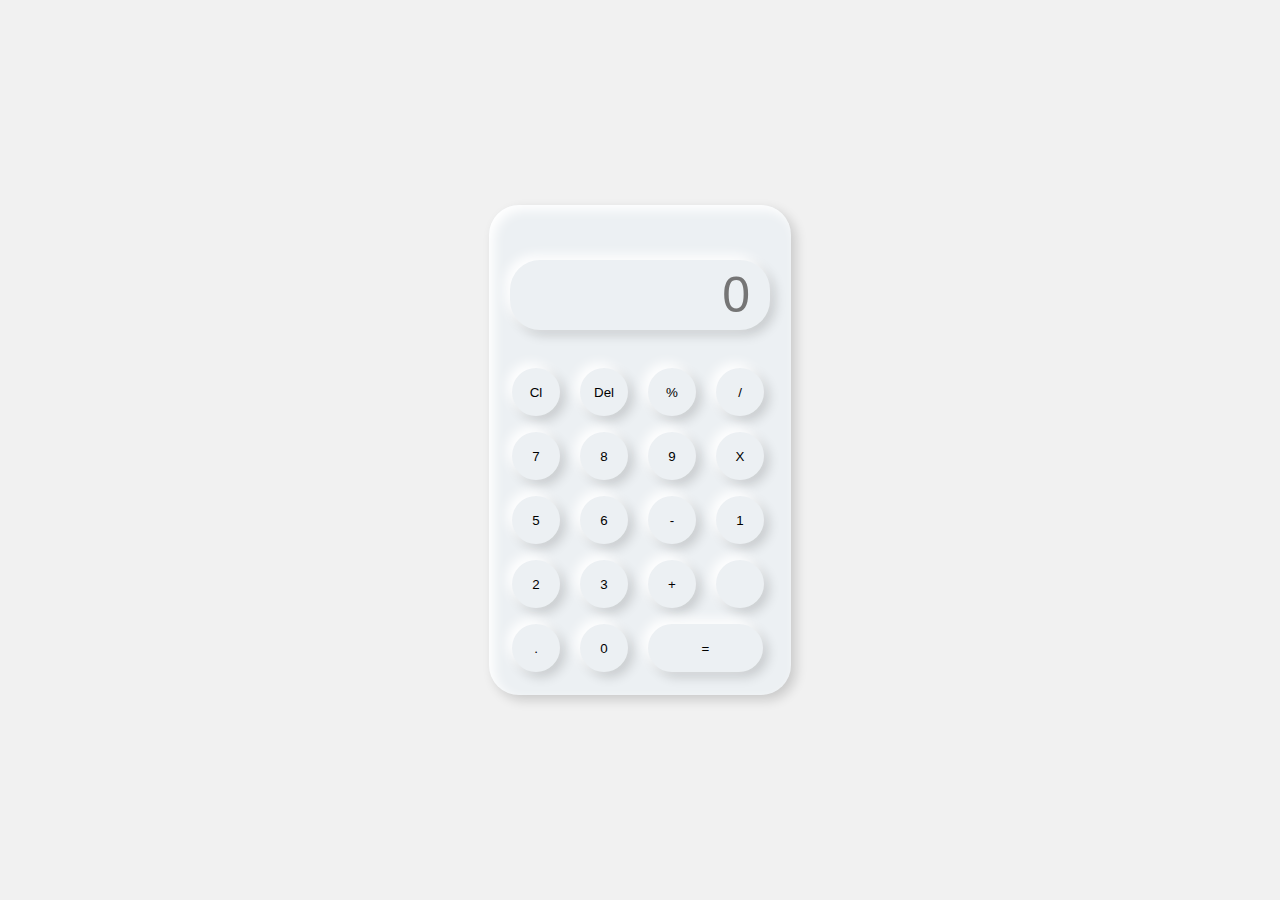
<file: index.html>
<!DOCTYPE html>
<html lang="en">
<head>
    <meta charset="UTF-8">
    <meta http-equiv="X-UA-Compatible" content="IE=edge">
    <meta name="viewport" content="width=device-width, initial-scale=1.0">
    <title>Calculator</title>
    <link rel="stylesheet" href="style.css">
</head>

<body>
    <div class="container">
        <div class="calculator">
            <input type="text" placeholder="0" id="output-screen">
            <button onclick="Clear()">Cl</button>
            <button onclick="del()">Del</button>
            <button onclick="display('%')" id="special">%</button>
            <button onclick="display('/')" id="special">/</button>
            <button onclick="display('7')">7</button>
            <button onclick="display('8')">8</button>
            <button onclick="display('9')">9</button>
            <button onclick="display('*')" id="special">X</button>
            <button onclick="display('5')">5</button>
            <button onclick="display('6')">6</button>
            <button onclick="display('-')" id="special">-</button>
            <button onclick="display('1')">1</button>
            <button onclick="display('2')">2</button>
            <button onclick="display('3')">3</button>
            <button onclick="display('+')" id="special">+</button>
            <button onclick="display()"></button>
            <button onclick="display('.')" >.</button>
            <button onclick="display('0')">0</button>
            <button onclick="Calculate()" class="equal">=</button>
        </div>
    </div>

    <script>
        let outputScreen = document.getElementById("output-screen");

        function display(num){
            outputScreen.value += num;
        }
        function Calculate(){
            try{
                outputScreen.value = eval(outputScreen.value)
            }
            catch(err){
                alert("Invalid")
            }
        }
        function Clear(){
            outputScreen.value = "";
        }
        function del(){
            outputScreen.value =  outputScreen.value.slice(0,-1);
        }
    </script>
</body>
</html>
</file>
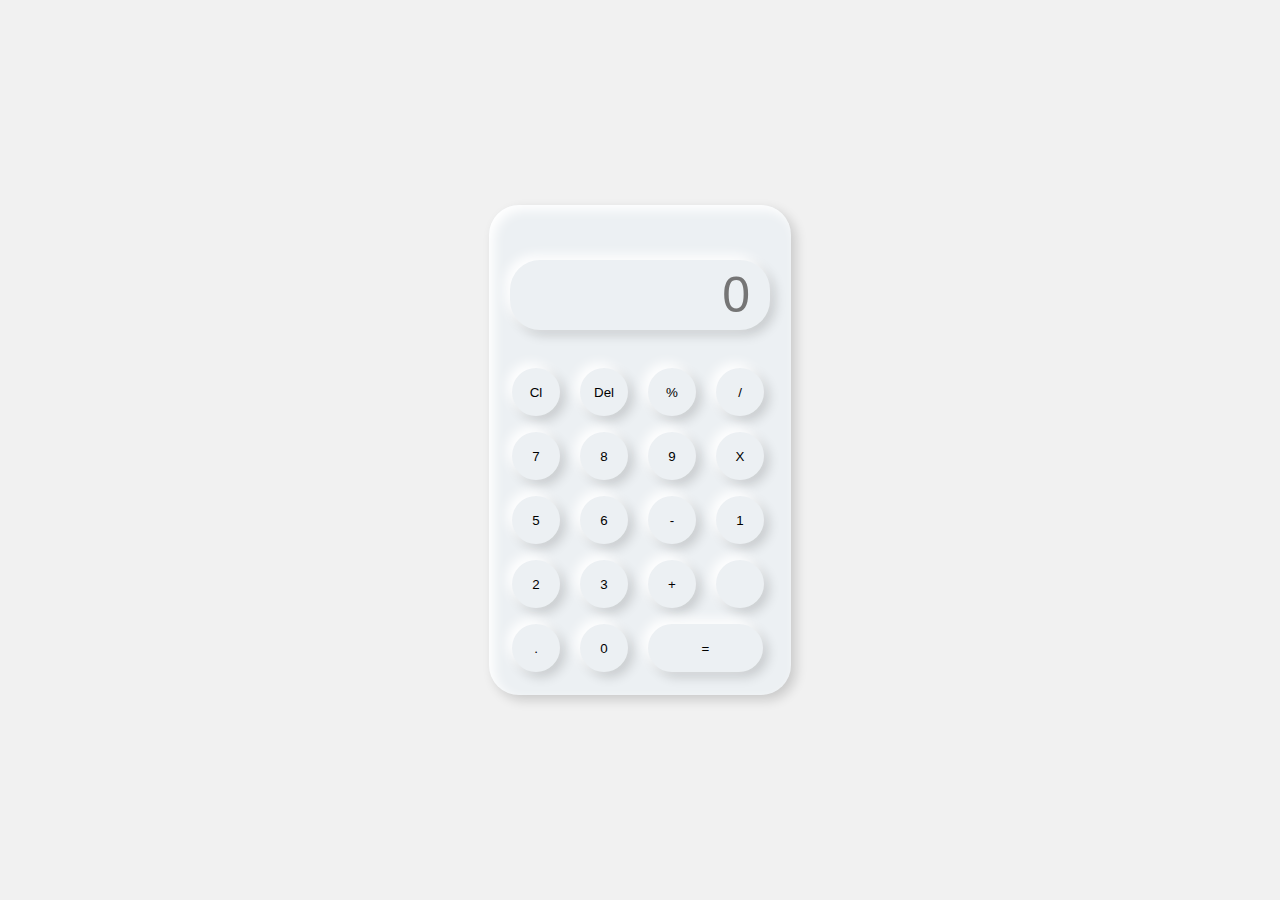
<file: Calculator.html>
<!DOCTYPE html>
<html lang="en">
<head>
    <meta charset="UTF-8">
    <meta http-equiv="X-UA-Compatible" content="IE=edge">
    <meta name="viewport" content="width=device-width, initial-scale=1.0">
    <title>Calculator</title>
    <link rel="stylesheet" href="style.css">
</head>

<body>
    <div class="container">
        <div class="calculator">
            <input type="text" placeholder="0" id="output-screen">
            <button onclick="Clear()">Cl</button>
            <button onclick="del()">Del</button>
            <button onclick="display('%')" id="special">%</button>
            <button onclick="display('/')" id="special">/</button>
            <button onclick="display('7')">7</button>
            <button onclick="display('8')">8</button>
            <button onclick="display('9')">9</button>
            <button onclick="display('*')" id="special">X</button>
            <button onclick="display('5')">5</button>
            <button onclick="display('6')">6</button>
            <button onclick="display('-')" id="special">-</button>
            <button onclick="display('1')">1</button>
            <button onclick="display('2')">2</button>
            <button onclick="display('3')">3</button>
            <button onclick="display('+')" id="special">+</button>
            <button onclick="display()"></button>
            <button onclick="display('.')" >.</button>
            <button onclick="display('0')">0</button>
            <button onclick="Calculate()" class="equal">=</button>
        </div>
    </div>

    <script>
        let outputScreen = document.getElementById("output-screen");

        function display(num){
            outputScreen.value += num;
        }
        function Calculate(){
            try{
                outputScreen.value = eval(outputScreen.value)
            }
            catch(err){
                alert("Invalid")
            }
        }
        function Clear(){
            outputScreen.value = "";
        }
        function del(){
            outputScreen.value =  outputScreen.value.slice(0,-1);
        }
    </script>
</body>
</html>
</file>
<file: style.css>
* {
  margin: 0;
  padding: 0;
  box-sizing: border-box;
  background-color: #f1f1f1;
  font-family: sans-serif;
  outline: none;
}
.container {
  height: 100vh;
  display: flex;
  justify-content: center;
  align-items: center;
}
.calculator {
  background-color: #ecf0f3;
  padding: 15px;
  border-radius: 30px;
  box-shadow: inset 5px 5px 12px #ffffff,
                    5px 5px 12px rgba(0, 0, 0, 0.16);
                    
  display: grid;
  grid-template-columns: repeat(4,68px);
}
input{
    grid-column: span 4;
    height: 70px;
    width: 260px;
    background-color: #ecf0f3;
    box-shadow: -5px -5px 12px  #ffffff,
                 5px  5px 12px  rgba(0, 0, 0, 0.16);
    border: none;
    border-radius: 30px;
    color: rgb(70, 70, 70);
    font-size: 50px;
    text-align: end;
    margin: auto;
    margin-top: 40px;
    margin-bottom: 30px;
    padding: 20px;
}
button{
    height: 48px;
    width: 48px;
    background-color: #ecf0f3;
    box-shadow: -5px -5px 12px  #ffffff,
                 5px  5px 12px  rgba(0, 0, 0, 0.16);;
    border: none;
    border-radius: 50%;
    margin: 8px;
}
.equal{
    width: 115px;
    border-radius: 40px;
    background-color: #ecf0f3;
    box-shadow: -5px -5px 12px  #ffffff,
                 5px  5px 12px  rgba(0, 0, 0, 0.16);
}
</file>
